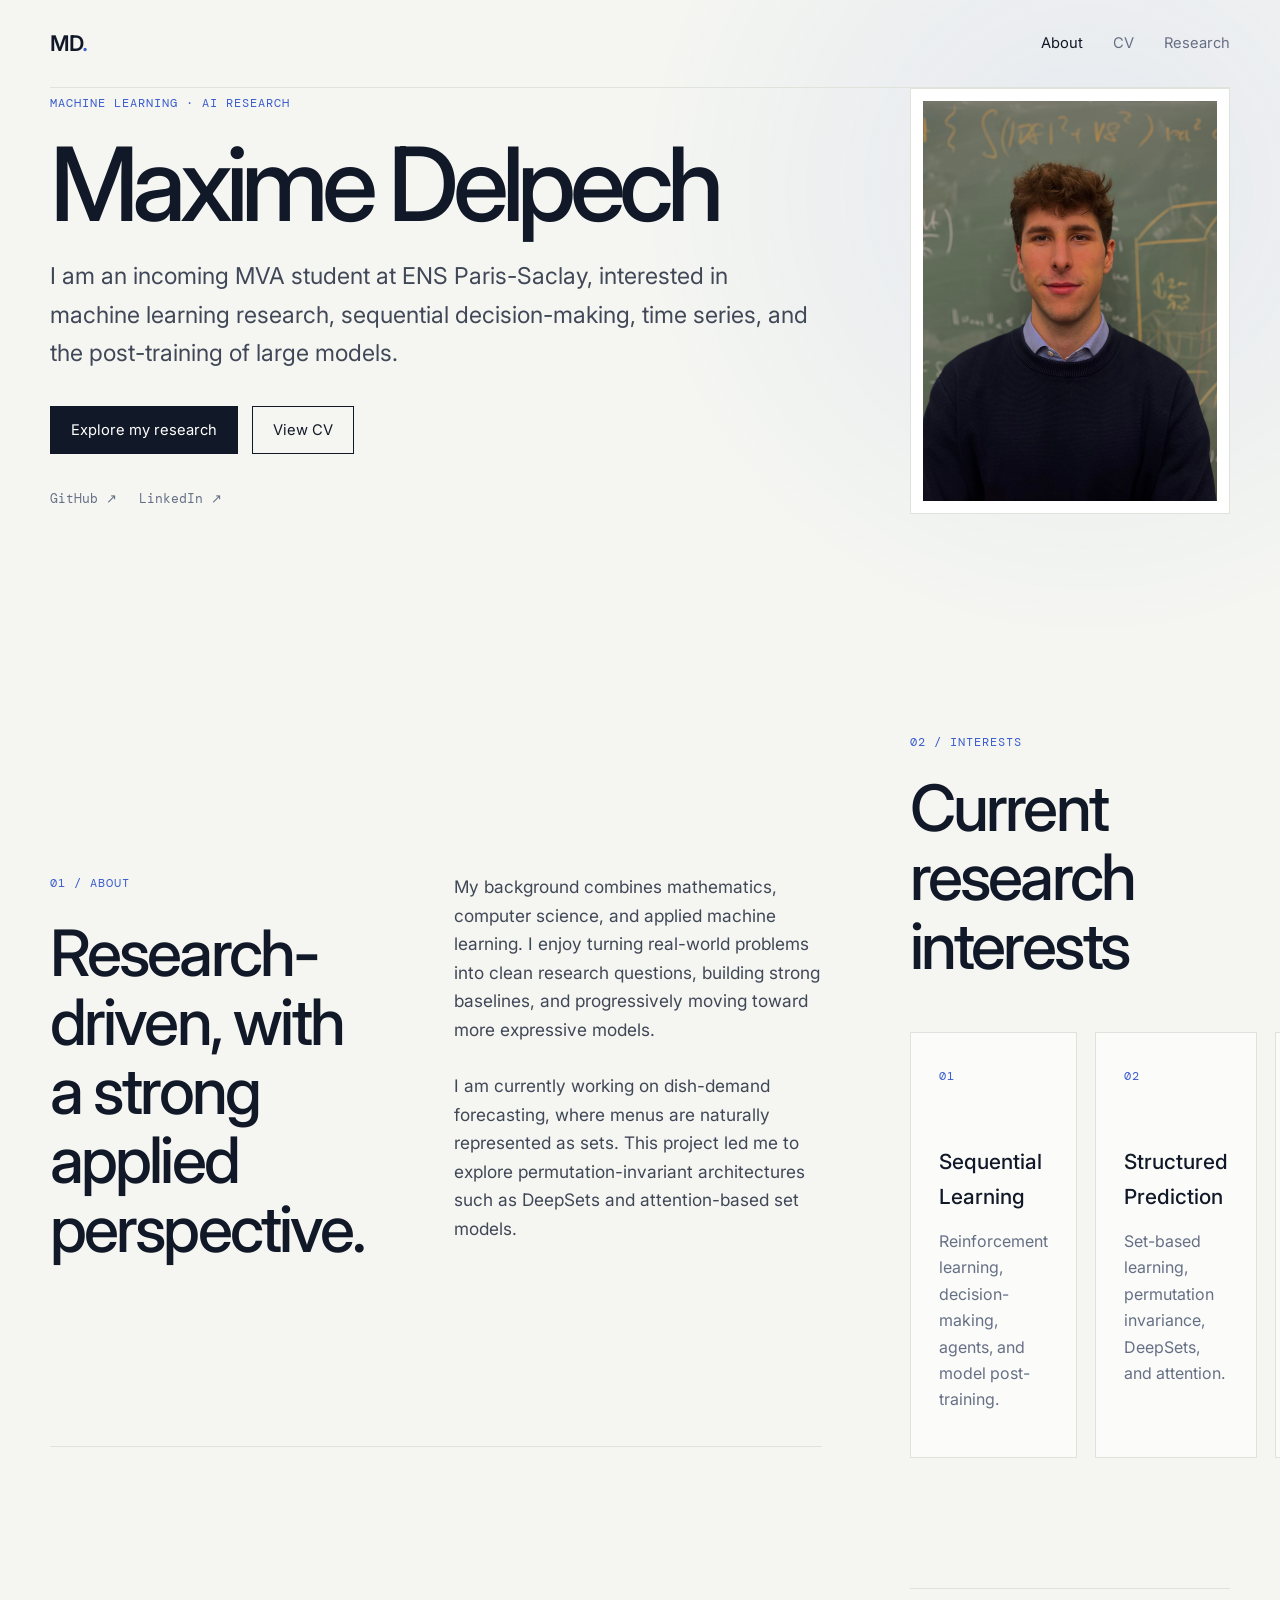
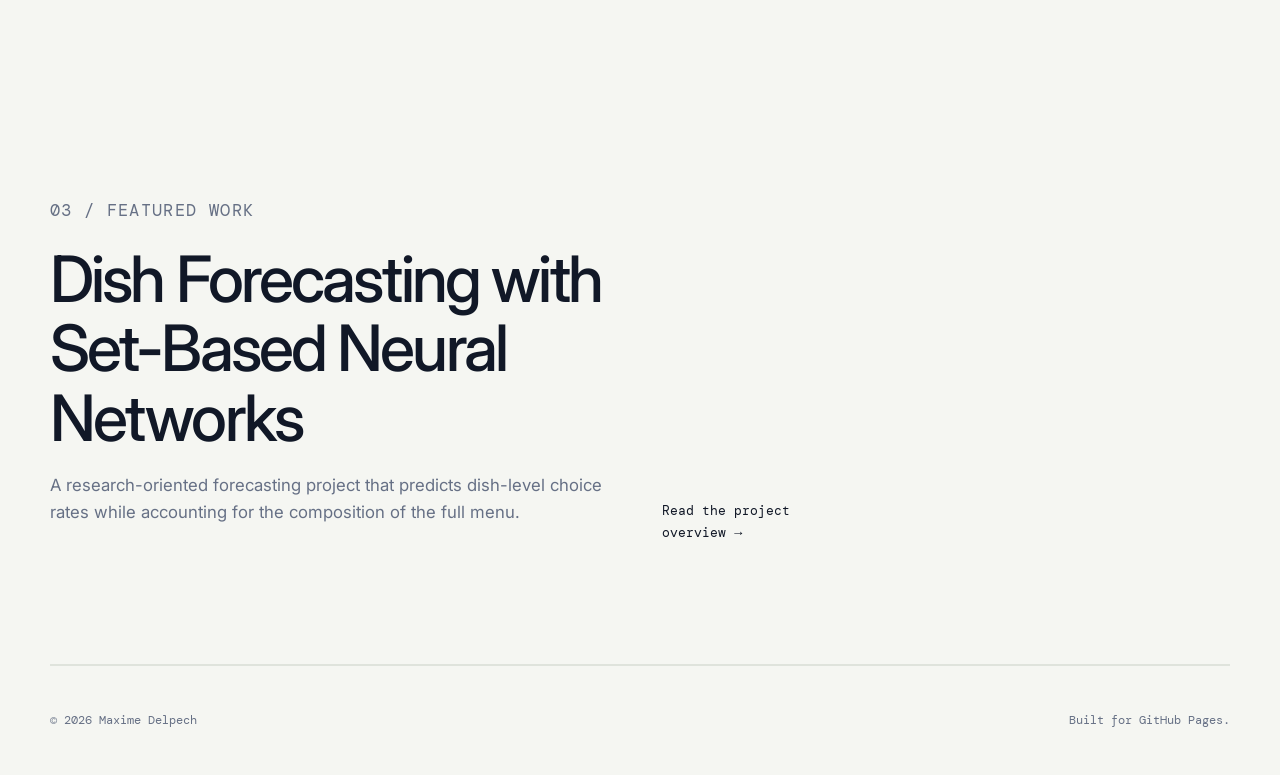
<file: index.html>
<!DOCTYPE html>
<html lang="en">
<head>
  <meta charset="UTF-8">
  <meta name="viewport" content="width=device-width, initial-scale=1.0">
  <meta name="description" content="Maxime Delpech — Machine Learning and AI Research portfolio.">
  <title>Maxime Delpech — AI Research</title>
  <link rel="preconnect" href="https://fonts.googleapis.com">
  <link rel="preconnect" href="https://fonts.gstatic.com" crossorigin>
  <link href="https://fonts.googleapis.com/css2?family=DM+Mono:wght@400;500&family=Inter:wght@400;500;600&display=swap" rel="stylesheet">
  <link rel="stylesheet" href="styles.css">
</head>
<body>
  <header class="site-header">
    <a class="brand" href="index.html">MD<span>.</span></a>
    <nav aria-label="Main navigation">
      <a class="active" href="index.html">About</a>
      <a href="cv.html">CV</a>
      <a href="research.html">Research</a>
    </nav>
  </header>

  <main>
    <section class="hero">
      <div class="hero-copy">
        <p class="eyebrow">MACHINE LEARNING · AI RESEARCH</p>
        <h1>Maxime Delpech</h1>
        <p class="lead">
          I am an incoming MVA student at ENS Paris-Saclay, interested in
          machine learning research, sequential decision-making, time series,
          and the post-training of large models.
        </p>
        <div class="hero-actions">
          <a class="button primary" href="research.html">Explore my research</a>
          <a class="button secondary" href="cv.html">View CV</a>
        </div>
        <div class="social-links">
          <a href="https://github.com/MDelpech" target="_blank" rel="noreferrer">GitHub ↗</a>
          <a href="https://www.linkedin.com/in/mdelpech/" target="_blank" rel="noreferrer">LinkedIn ↗</a>
        </div>
      </div>

      <div class="portrait-card">
        <img
          class="profile-photo"
          src="./assets/profile.jpg"
          alt="Portrait of Maxime Delpech"
        >
      </div>

    <section class="section-grid">
      <div>
        <p class="section-label">01 / ABOUT</p>
        <h2>Research-driven, with a strong applied perspective.</h2>
      </div>
      <div class="body-copy">
        <p>
          My background combines mathematics, computer science, and applied
          machine learning. I enjoy turning real-world problems into clean
          research questions, building strong baselines, and progressively
          moving toward more expressive models.
        </p>
        <p>
          I am currently working on dish-demand forecasting, where menus are
          naturally represented as sets. This project led me to explore
          permutation-invariant architectures such as DeepSets and attention-based
          set models.
        </p>
      </div>
    </section>

    <section class="cards-section">
      <div class="section-heading">
        <p class="section-label">02 / INTERESTS</p>
        <h2>Current research interests</h2>
      </div>
      <div class="cards three-columns">
        <article class="card">
          <span class="card-index">01</span>
          <h3>Sequential Learning</h3>
          <p>Reinforcement learning, decision-making, agents, and model post-training.</p>
        </article>
        <article class="card">
          <span class="card-index">02</span>
          <h3>Structured Prediction</h3>
          <p>Set-based learning, permutation invariance, DeepSets, and attention.</p>
        </article>
        <article class="card">
          <span class="card-index">03</span>
          <h3>Forecasting</h3>
          <p>Time series, demand forecasting, uncertainty, and data-centric ML.</p>
        </article>
      </div>
    </section>

    <section class="featured">
      <div>
        <p class="section-label">03 / FEATURED WORK</p>
        <h2>Dish Forecasting with Set-Based Neural Networks</h2>
        <p>
          A research-oriented forecasting project that predicts dish-level
          choice rates while accounting for the composition of the full menu.
        </p>
      </div>
      <a class="text-link" href="research.html">Read the project overview →</a>
    </section>
  </main>

  <footer>
    <p>© <span id="year"></span> Maxime Delpech</p>
    <p>Built for GitHub Pages.</p>
  </footer>

  <script src="script.js"></script>
</body>
</html>
</file>
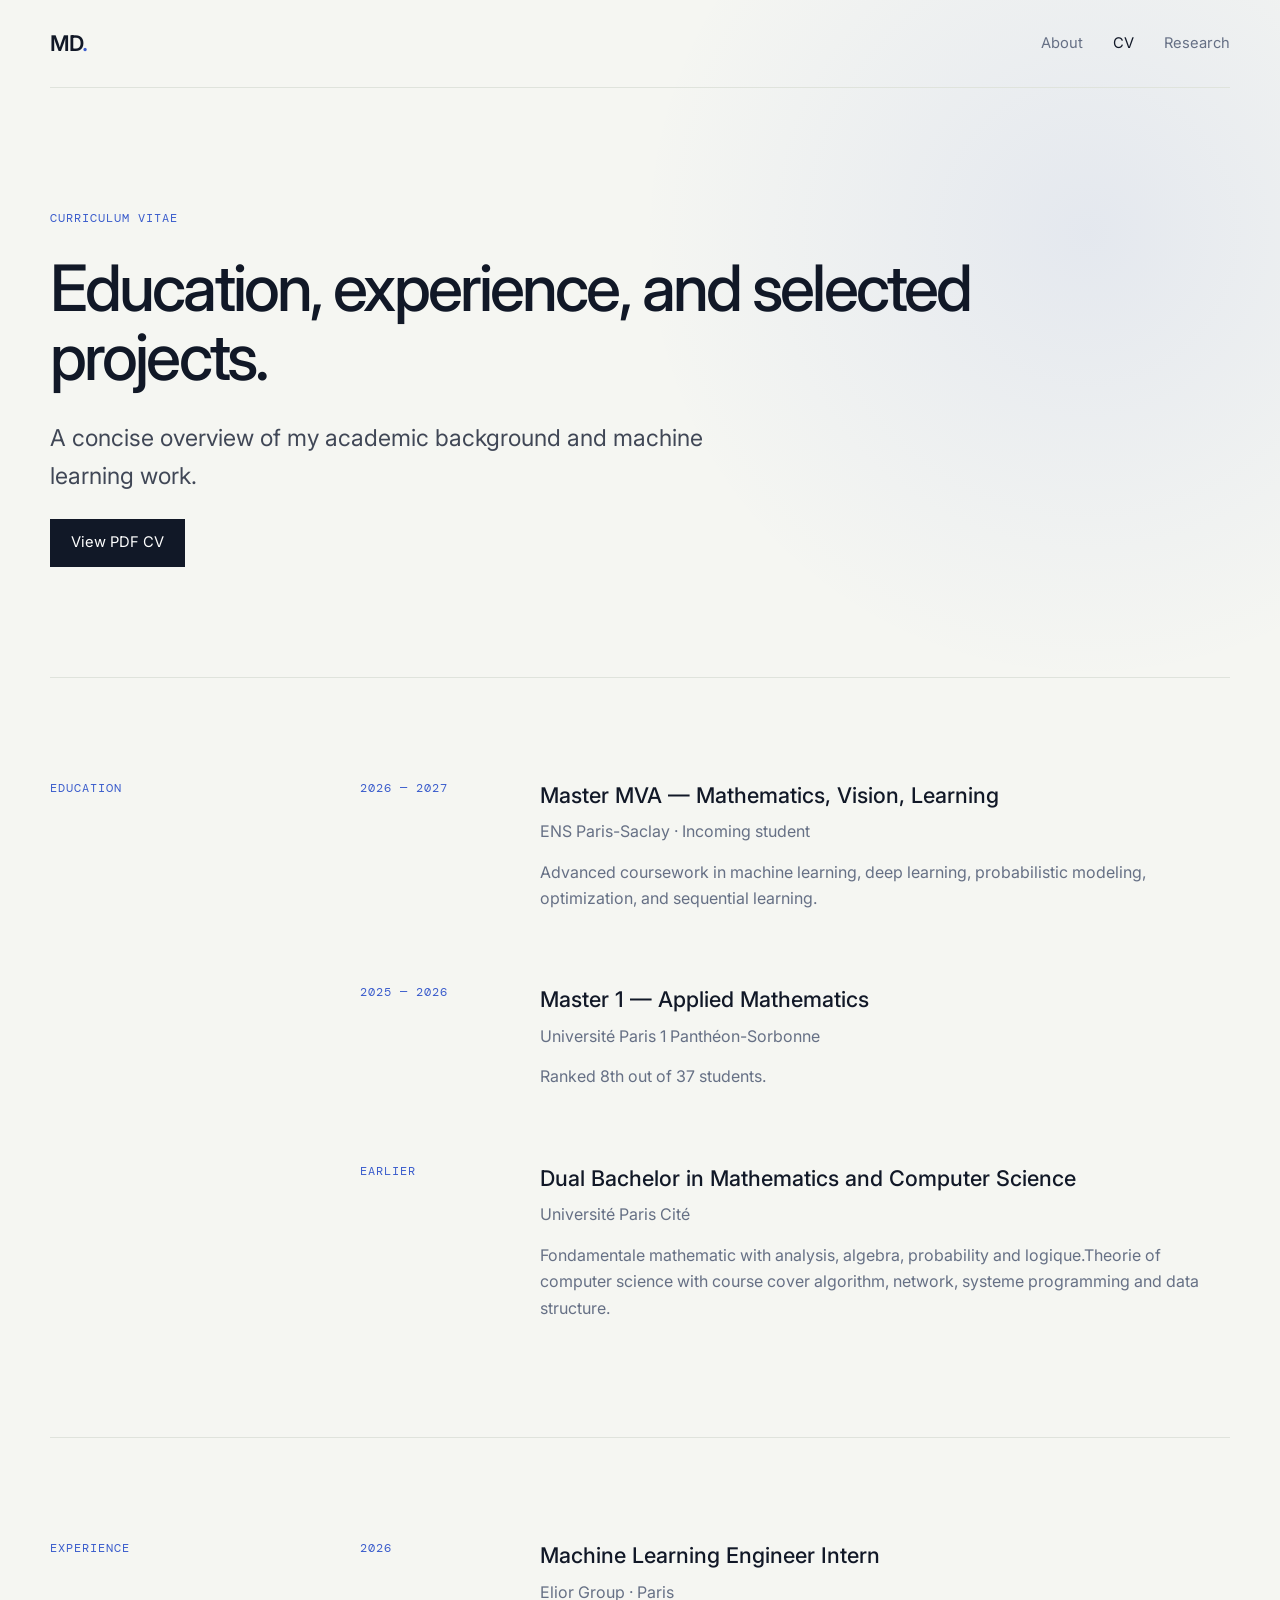
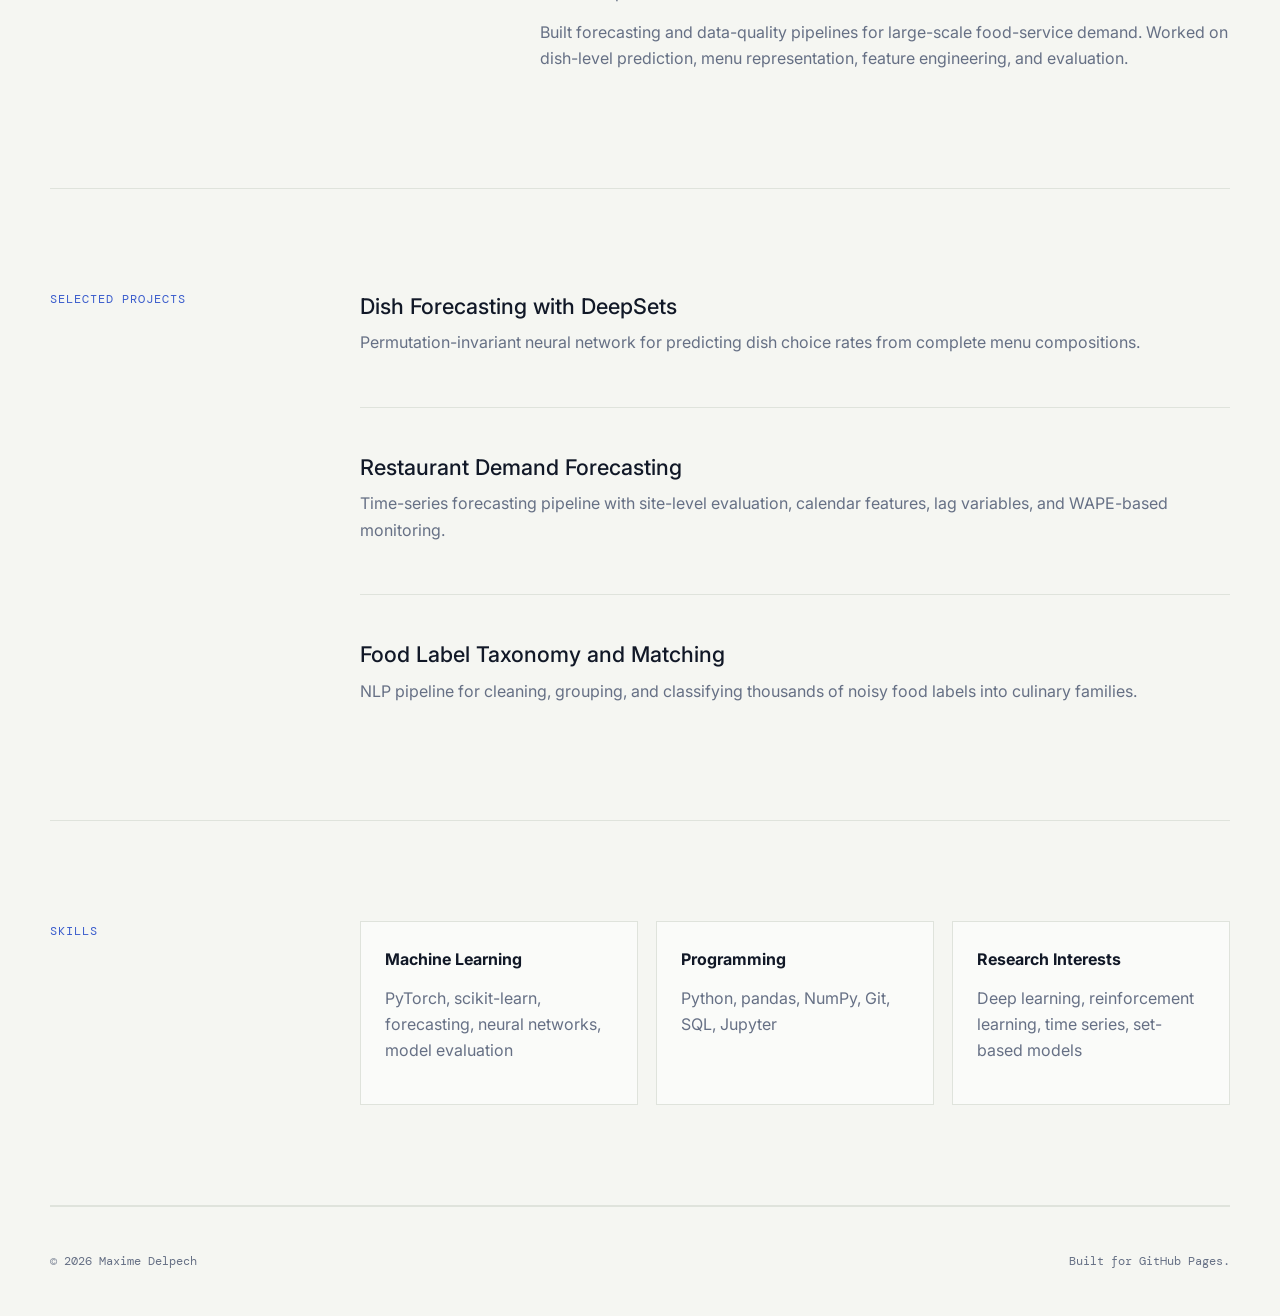
<file: cv.html>
<!DOCTYPE html>
<html lang="en">
<head>
  <meta charset="UTF-8">
  <meta name="viewport" content="width=device-width, initial-scale=1.0">
  <meta name="description" content="Curriculum vitae of Maxime Delpech.">
  <title>CV — Maxime Delpech</title>
  <link rel="preconnect" href="https://fonts.googleapis.com">
  <link rel="preconnect" href="https://fonts.gstatic.com" crossorigin>
  <link href="https://fonts.googleapis.com/css2?family=DM+Mono:wght@400;500&family=Inter:wght@400;500;600&display=swap" rel="stylesheet">
  <link rel="stylesheet" href="styles.css">
</head>
<body>
  <header class="site-header">
    <a class="brand" href="index.html">MD<span>.</span></a>
    <nav aria-label="Main navigation">
      <a href="index.html">About</a>
      <a class="active" href="cv.html">CV</a>
      <a href="research.html">Research</a>
    </nav>
  </header>

  <main>
    <section class="page-intro">
      <p class="eyebrow">CURRICULUM VITAE</p>
      <h1>Education, experience, and selected projects.</h1>
      <p class="lead narrow">
        A concise overview of my academic background and machine learning work.
      </p>
      <a
        class="button primary"
        href="./assets/cv.pdf?v=1"
        target="_blank"
        rel="noopener"
        >
        View PDF CV
      </a>
    </section>

    <section class="cv-section">
      <p class="section-label">EDUCATION</p>
      <div class="timeline">
        <article class="timeline-item">
          <div class="timeline-date">2026 — 2027</div>
          <div>
            <h2>Master MVA — Mathematics, Vision, Learning</h2>
            <p class="muted">ENS Paris-Saclay · Incoming student</p>
            <p>
              Advanced coursework in machine learning, deep learning,
              probabilistic modeling, optimization, and sequential learning.
            </p>
          </div>
        </article>
        <article class="timeline-item">
          <div class="timeline-date">2025 — 2026</div>
          <div>
            <h2>Master 1 — Applied Mathematics</h2>
            <p class="muted">Université Paris 1 Panthéon-Sorbonne</p>
            <p>Ranked 8th out of 37 students.</p>
          </div>
        </article>
        <article class="timeline-item">
          <div class="timeline-date">Earlier</div>
          <div>
            <h2>Dual Bachelor in Mathematics and Computer Science</h2>
            <p class="muted">Université Paris Cité</p>
            <p> Fondamentale mathematic with analysis, algebra, probability and logique.Theorie of computer science with course cover algorithm, network, systeme programming and data structure. </p>
          </div>
        </article>
      </div>
    </section>

    <section class="cv-section">
      <p class="section-label">EXPERIENCE</p>
      <div class="timeline">
        <article class="timeline-item">
          <div class="timeline-date">2026</div>
          <div>
            <h2>Machine Learning Engineer Intern</h2>
            <p class="muted">Elior Group · Paris</p>
            <p>
              Built forecasting and data-quality pipelines for large-scale
              food-service demand. Worked on dish-level prediction, menu
              representation, feature engineering, and evaluation.
            </p>
          </div>
        </article>
      </div>
    </section>

    <section class="cv-section">
      <p class="section-label">SELECTED PROJECTS</p>
      <div class="project-list">
        <article>
          <h2>Dish Forecasting with DeepSets</h2>
          <p>
            Permutation-invariant neural network for predicting dish choice
            rates from complete menu compositions.
          </p>
        </article>
        <article>
          <h2>Restaurant Demand Forecasting</h2>
          <p>
            Time-series forecasting pipeline with site-level evaluation,
            calendar features, lag variables, and WAPE-based monitoring.
          </p>
        </article>
        <article>
          <h2>Food Label Taxonomy and Matching</h2>
          <p>
            NLP pipeline for cleaning, grouping, and classifying thousands of
            noisy food labels into culinary families.
          </p>
        </article>
      </div>
    </section>

    <section class="cv-section">
      <p class="section-label">SKILLS</p>
      <div class="skill-grid">
        <div>
          <h3>Machine Learning</h3>
          <p>PyTorch, scikit-learn, forecasting, neural networks, model evaluation</p>
        </div>
        <div>
          <h3>Programming</h3>
          <p>Python, pandas, NumPy, Git, SQL, Jupyter</p>
        </div>
        <div>
          <h3>Research Interests</h3>
          <p>Deep learning, reinforcement learning, time series, set-based models</p>
        </div>
      </div>
    </section>
  </main>

  <footer>
    <p>© <span id="year"></span> Maxime Delpech</p>
    <p>Built for GitHub Pages.</p>
  </footer>

  <script src="script.js"></script>
</body>
</html>
</file>
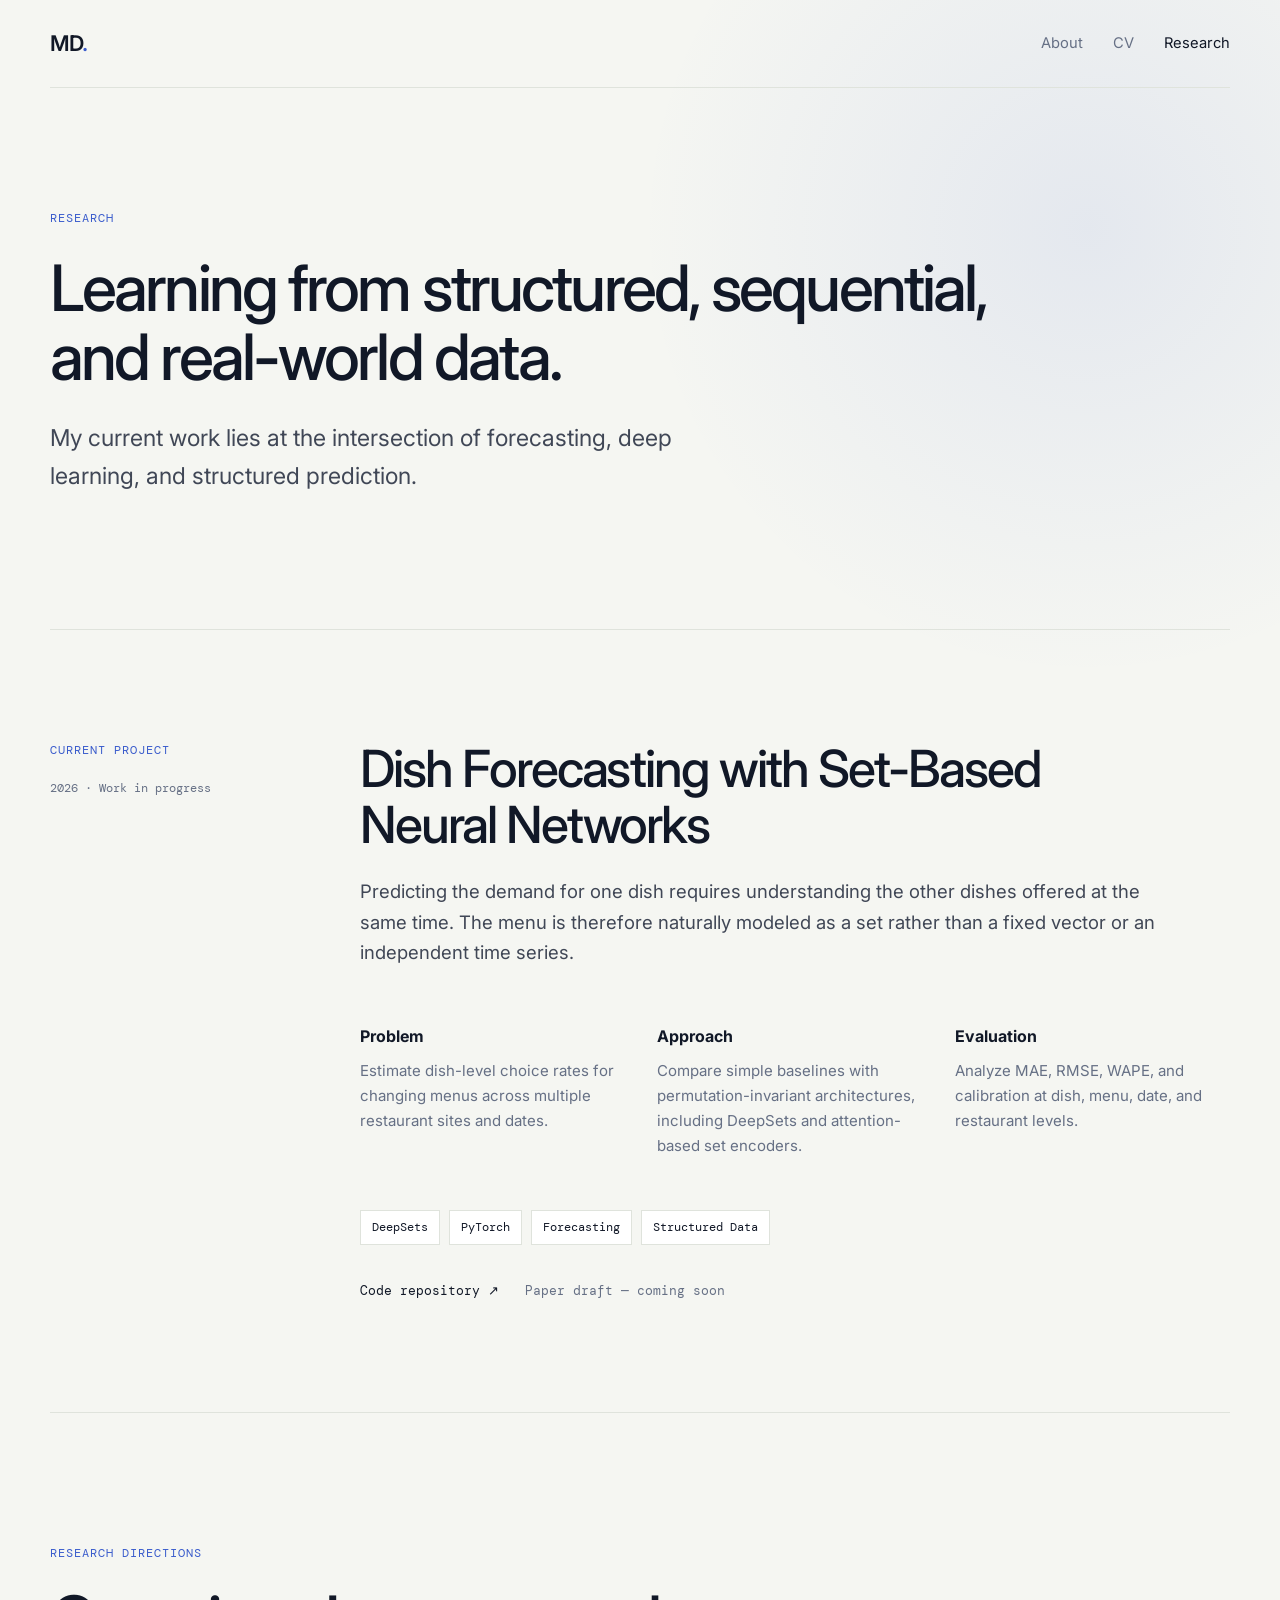
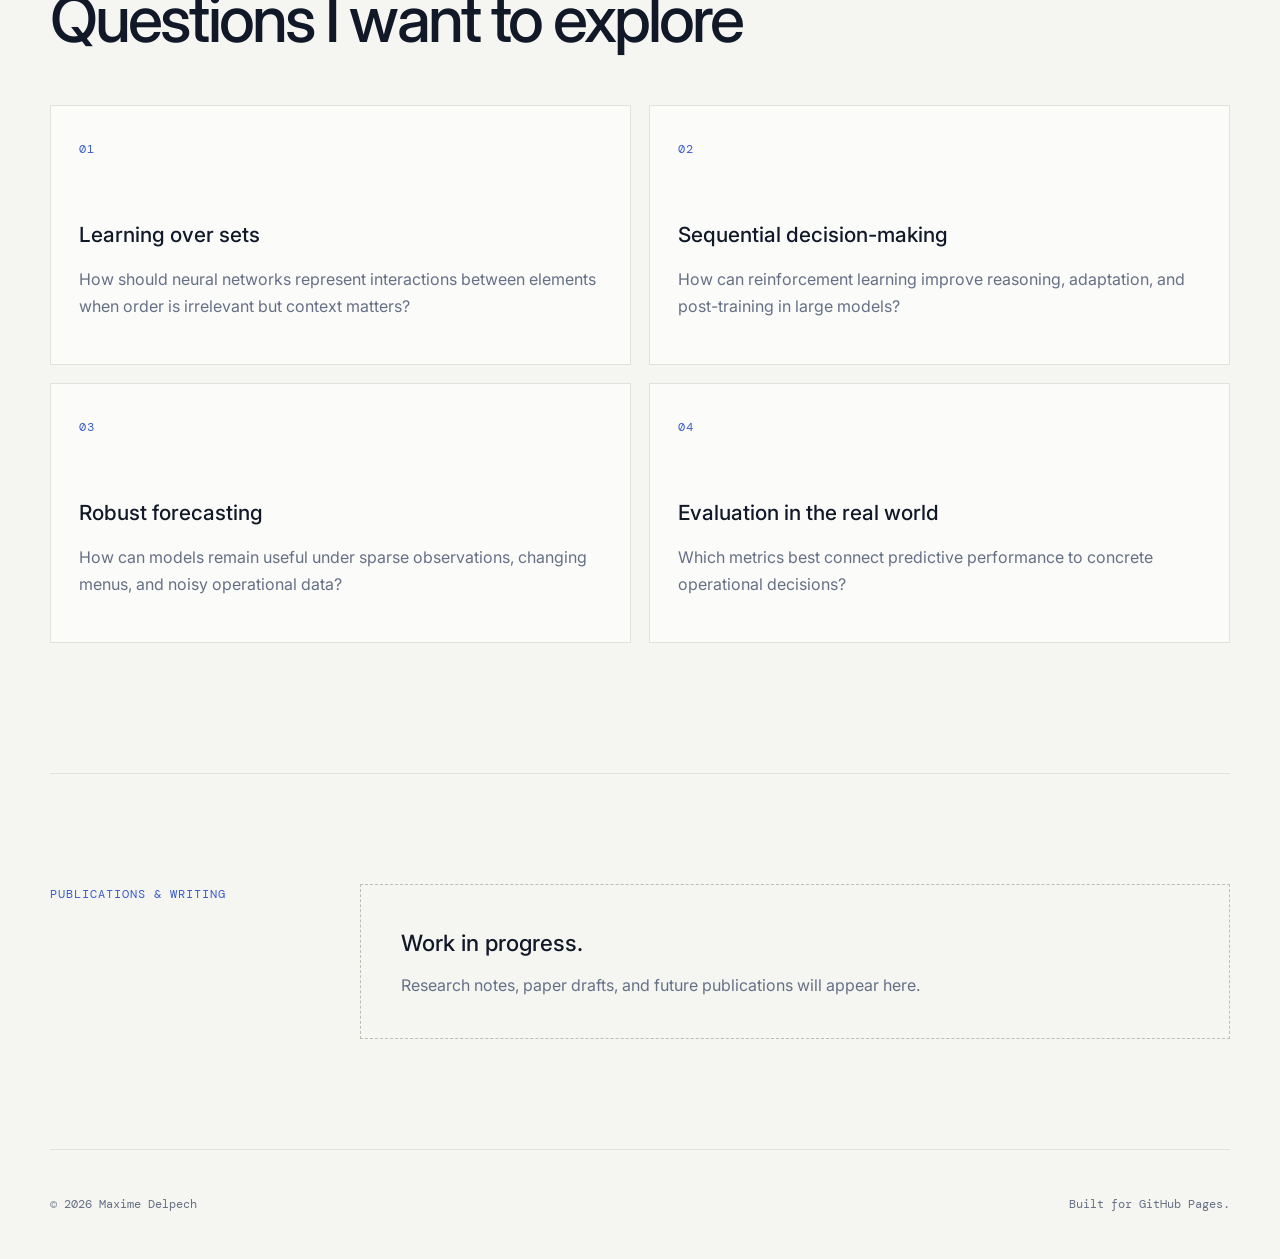
<file: research.html>
<!DOCTYPE html>
<html lang="en">
<head>
  <meta charset="UTF-8">
  <meta name="viewport" content="width=device-width, initial-scale=1.0">
  <meta name="description" content="Research projects and interests of Maxime Delpech.">
  <title>Research — Maxime Delpech</title>
  <link rel="preconnect" href="https://fonts.googleapis.com">
  <link rel="preconnect" href="https://fonts.gstatic.com" crossorigin>
  <link href="https://fonts.googleapis.com/css2?family=DM+Mono:wght@400;500&family=Inter:wght@400;500;600&display=swap" rel="stylesheet">
  <link rel="stylesheet" href="styles.css">
</head>
<body>
  <header class="site-header">
    <a class="brand" href="index.html">MD<span>.</span></a>
    <nav aria-label="Main navigation">
      <a href="index.html">About</a>
      <a href="cv.html">CV</a>
      <a class="active" href="research.html">Research</a>
    </nav>
  </header>

  <main>
    <section class="page-intro">
      <p class="eyebrow">RESEARCH</p>
      <h1>Learning from structured, sequential, and real-world data.</h1>
      <p class="lead narrow">
        My current work lies at the intersection of forecasting, deep learning,
        and structured prediction.
      </p>
    </section>

    <section class="research-project">
      <div class="research-meta">
        <p class="section-label">CURRENT PROJECT</p>
        <p>2026 · Work in progress</p>
      </div>
      <div class="research-content">
        <h2>Dish Forecasting with Set-Based Neural Networks</h2>
        <p class="project-summary">
          Predicting the demand for one dish requires understanding the other
          dishes offered at the same time. The menu is therefore naturally
          modeled as a set rather than a fixed vector or an independent time series.
        </p>

        <div class="research-details">
          <div>
            <h3>Problem</h3>
            <p>
              Estimate dish-level choice rates for changing menus across
              multiple restaurant sites and dates.
            </p>
          </div>
          <div>
            <h3>Approach</h3>
            <p>
              Compare simple baselines with permutation-invariant architectures,
              including DeepSets and attention-based set encoders.
            </p>
          </div>
          <div>
            <h3>Evaluation</h3>
            <p>
              Analyze MAE, RMSE, WAPE, and calibration at dish, menu, date, and
              restaurant levels.
            </p>
          </div>
        </div>

        <div class="tag-row">
          <span>DeepSets</span>
          <span>PyTorch</span>
          <span>Forecasting</span>
          <span>Structured Data</span>
        </div>

        <div class="project-links">
          <a href="https://github.com/YOUR_USERNAME/YOUR_REPOSITORY" target="_blank" rel="noreferrer">
            Code repository ↗
          </a>
          <a href="#" aria-disabled="true">Paper draft — coming soon</a>
        </div>
      </div>
    </section>

    <section class="cards-section">
      <div class="section-heading">
        <p class="section-label">RESEARCH DIRECTIONS</p>
        <h2>Questions I want to explore</h2>
      </div>
      <div class="cards two-columns">
        <article class="card">
          <span class="card-index">01</span>
          <h3>Learning over sets</h3>
          <p>
            How should neural networks represent interactions between elements
            when order is irrelevant but context matters?
          </p>
        </article>
        <article class="card">
          <span class="card-index">02</span>
          <h3>Sequential decision-making</h3>
          <p>
            How can reinforcement learning improve reasoning, adaptation, and
            post-training in large models?
          </p>
        </article>
        <article class="card">
          <span class="card-index">03</span>
          <h3>Robust forecasting</h3>
          <p>
            How can models remain useful under sparse observations, changing
            menus, and noisy operational data?
          </p>
        </article>
        <article class="card">
          <span class="card-index">04</span>
          <h3>Evaluation in the real world</h3>
          <p>
            Which metrics best connect predictive performance to concrete
            operational decisions?
          </p>
        </article>
      </div>
    </section>

    <section class="publication-section">
      <p class="section-label">PUBLICATIONS & WRITING</p>
      <div class="empty-state">
        <h2>Work in progress.</h2>
        <p>
          Research notes, paper drafts, and future publications will appear here.
        </p>
      </div>
    </section>
  </main>

  <footer>
    <p>© <span id="year"></span> Maxime Delpech</p>
    <p>Built for GitHub Pages.</p>
  </footer>

  <script src="script.js"></script>
</body>
</html>
</file>
<file: styles.css>
:root {
  --bg: #f5f6f2;
  --surface: #ffffff;
  --text: #111827;
  --muted: #667085;
  --line: #dfe3dc;
  --accent: #3a5ccc;
  --accent-soft: #e9edff;
  --max-width: 1180px;
}

* {
  box-sizing: border-box;
}

html {
  scroll-behavior: smooth;
}

body {
  margin: 0;
  background:
    radial-gradient(circle at 85% 8%, rgba(58, 92, 204, 0.09), transparent 28rem),
    var(--bg);
  color: var(--text);
  font-family: "Inter", sans-serif;
  line-height: 1.65;
}

a {
  color: inherit;
  text-decoration: none;
}

.site-header {
  width: min(calc(100% - 40px), var(--max-width));
  margin: 0 auto;
  min-height: 88px;
  display: flex;
  align-items: center;
  justify-content: space-between;
  border-bottom: 1px solid var(--line);
}

.brand {
  font-size: 1.35rem;
  font-weight: 600;
  letter-spacing: -0.05em;
}

.brand span {
  color: var(--accent);
}

nav {
  display: flex;
  gap: 30px;
}

nav a {
  color: var(--muted);
  font-size: 0.92rem;
}

nav a:hover,
nav a.active {
  color: var(--text);
}

main {
  width: min(calc(100% - 40px), var(--max-width));
  margin: 0 auto;
}

.hero {
  min-height: 720px;
  display: grid;
  grid-template-columns: 1.45fr 0.75fr;
  align-items: center;
  gap: 88px;
  border-bottom: 1px solid var(--line);
}

.eyebrow,
.section-label,
.timeline-date,
.card-index {
  margin: 0;
  font-family: "DM Mono", monospace;
  font-size: 0.78rem;
  letter-spacing: 0.08em;
  text-transform: uppercase;
  color: var(--accent);
}

h1,
h2,
h3,
p {
  margin-top: 0;
}

h1 {
  margin-bottom: 24px;
  font-size: clamp(3.8rem, 8vw, 7.4rem);
  line-height: 0.96;
  letter-spacing: -0.065em;
  font-weight: 500;
}

.hero .eyebrow {
  margin-bottom: 22px;
}

.lead {
  max-width: 760px;
  color: #404756;
  font-size: clamp(1.15rem, 2vw, 1.45rem);
  line-height: 1.65;
}

.lead.narrow {
  max-width: 680px;
}

.hero-actions {
  display: flex;
  gap: 14px;
  margin-top: 34px;
  flex-wrap: wrap;
}

.button {
  display: inline-flex;
  align-items: center;
  justify-content: center;
  min-height: 48px;
  padding: 0 20px;
  border: 1px solid var(--text);
  font-size: 0.92rem;
  transition: 160ms ease;
}

.button.primary {
  background: var(--text);
  color: white;
}

.button.primary:hover {
  background: var(--accent);
  border-color: var(--accent);
}

.button.secondary:hover {
  background: var(--surface);
}

.social-links {
  display: flex;
  gap: 22px;
  margin-top: 34px;
  flex-wrap: wrap;
  color: var(--muted);
  font-family: "DM Mono", monospace;
  font-size: 0.8rem;
}

.social-links a:hover,
.text-link:hover,
.project-links a:hover {
  color: var(--accent);
}

.portrait-card {
  background: var(--surface);
  border: 1px solid var(--line);
  padding: 16px;
}

.portrait-placeholder {
  aspect-ratio: 4 / 5;
  display: grid;
  place-items: center;
  background:
    linear-gradient(145deg, rgba(58, 92, 204, 0.13), rgba(255, 255, 255, 0.2)),
    repeating-linear-gradient(
      0deg,
      transparent,
      transparent 23px,
      rgba(58, 92, 204, 0.06) 24px
    );
}

.portrait-placeholder span {
  font-family: "DM Mono", monospace;
  font-size: clamp(3rem, 7vw, 5rem);
  color: var(--accent);
}

.portrait-card p {
  margin: 13px 0 0;
  color: var(--muted);
  font-size: 0.78rem;
  text-align: center;
}

.section-grid {
  display: grid;
  grid-template-columns: 0.9fr 1.1fr;
  gap: 90px;
  padding: 130px 0;
  border-bottom: 1px solid var(--line);
}

.section-grid h2,
.section-heading h2,
.featured h2,
.page-intro h1 {
  font-size: clamp(2.2rem, 5vw, 4.4rem);
  line-height: 1.08;
  letter-spacing: -0.045em;
  font-weight: 500;
}

.section-grid h2 {
  margin-top: 24px;
}

.body-copy {
  color: #404756;
  font-size: 1.08rem;
}

.body-copy p + p {
  margin-top: 28px;
}

.cards-section {
  padding: 130px 0;
  border-bottom: 1px solid var(--line);
}

.section-heading {
  margin-bottom: 52px;
}

.section-heading h2 {
  margin-top: 20px;
  margin-bottom: 0;
}

.cards {
  display: grid;
  gap: 18px;
}

.three-columns {
  grid-template-columns: repeat(3, 1fr);
}

.two-columns {
  grid-template-columns: repeat(2, 1fr);
}

.card {
  min-height: 260px;
  padding: 28px;
  border: 1px solid var(--line);
  background: rgba(255, 255, 255, 0.63);
  transition: transform 160ms ease, border-color 160ms ease;
}

.card:hover {
  transform: translateY(-3px);
  border-color: #b7c2e9;
}

.card h3 {
  margin: 58px 0 14px;
  font-size: 1.3rem;
  font-weight: 500;
}

.card p {
  color: var(--muted);
}

.featured {
  display: flex;
  align-items: end;
  justify-content: space-between;
  gap: 50px;
  padding: 120px 0;
}

.featured h2 {
  max-width: 760px;
  margin: 20px 0;
}

.featured p {
  max-width: 690px;
  color: var(--muted);
  font-size: 1.05rem;
}

.text-link,
.project-links a {
  font-family: "DM Mono", monospace;
  font-size: 0.84rem;
}

footer {
  width: min(calc(100% - 40px), var(--max-width));
  margin: 0 auto;
  min-height: 110px;
  display: flex;
  justify-content: space-between;
  align-items: center;
  border-top: 1px solid var(--line);
  color: var(--muted);
  font-family: "DM Mono", monospace;
  font-size: 0.76rem;
}

footer p {
  margin: 0;
}

.page-intro {
  padding: 120px 0 110px;
  border-bottom: 1px solid var(--line);
}

.page-intro h1 {
  max-width: 980px;
  margin: 24px 0 28px;
}

.small-note {
  color: var(--muted);
  margin-top: 14px;
  font-size: 0.78rem;
}

code {
  background: var(--accent-soft);
  padding: 2px 6px;
  border-radius: 3px;
}

.cv-section {
  display: grid;
  grid-template-columns: 240px 1fr;
  gap: 70px;
  padding: 100px 0;
  border-bottom: 1px solid var(--line);
}

.timeline {
  display: grid;
  gap: 55px;
}

.timeline-item {
  display: grid;
  grid-template-columns: 150px 1fr;
  gap: 30px;
}

.timeline-item h2,
.project-list h2 {
  margin-bottom: 5px;
  font-size: 1.35rem;
  font-weight: 500;
}

.timeline-item p,
.project-list p,
.skill-grid p {
  color: var(--muted);
}

.muted {
  color: var(--muted);
  margin-bottom: 14px;
}

.project-list {
  display: grid;
  gap: 42px;
}

.project-list article {
  padding-bottom: 35px;
  border-bottom: 1px solid var(--line);
}

.project-list article:last-child {
  padding-bottom: 0;
  border-bottom: 0;
}

.skill-grid {
  display: grid;
  grid-template-columns: repeat(3, 1fr);
  gap: 18px;
}

.skill-grid > div {
  padding: 24px;
  border: 1px solid var(--line);
  background: rgba(255,255,255,0.55);
}

.skill-grid h3 {
  font-size: 1rem;
  margin-bottom: 12px;
}

.research-project {
  display: grid;
  grid-template-columns: 240px 1fr;
  gap: 70px;
  padding: 110px 0;
  border-bottom: 1px solid var(--line);
}

.research-meta p + p {
  margin-top: 18px;
  color: var(--muted);
  font-family: "DM Mono", monospace;
  font-size: 0.76rem;
}

.research-content h2 {
  max-width: 800px;
  margin-bottom: 24px;
  font-size: clamp(2.2rem, 4vw, 3.7rem);
  line-height: 1.1;
  letter-spacing: -0.04em;
  font-weight: 500;
}

.project-summary {
  max-width: 800px;
  color: #404756;
  font-size: 1.16rem;
}

.research-details {
  display: grid;
  grid-template-columns: repeat(3, 1fr);
  gap: 22px;
  margin: 55px 0 36px;
}

.research-details h3 {
  margin-bottom: 10px;
  font-size: 1rem;
}

.research-details p {
  color: var(--muted);
  font-size: 0.94rem;
}

.tag-row {
  display: flex;
  gap: 9px;
  flex-wrap: wrap;
}

.tag-row span {
  padding: 7px 11px;
  border: 1px solid var(--line);
  background: var(--surface);
  font-family: "DM Mono", monospace;
  font-size: 0.72rem;
}

.project-links {
  display: flex;
  gap: 26px;
  margin-top: 35px;
  flex-wrap: wrap;
}

.project-links a[aria-disabled="true"] {
  color: var(--muted);
  pointer-events: none;
}

.publication-section {
  display: grid;
  grid-template-columns: 240px 1fr;
  gap: 70px;
  padding: 110px 0;
}

.empty-state {
  padding: 40px;
  border: 1px dashed #b8c0b5;
}

.empty-state h2 {
  margin-bottom: 10px;
  font-size: 1.4rem;
  font-weight: 500;
}

.empty-state p {
  margin: 0;
  color: var(--muted);
}

@media (max-width: 900px) {
  .hero,
  .section-grid,
  .cv-section,
  .research-project,
  .publication-section {
    grid-template-columns: 1fr;
    gap: 50px;
  }

  .hero {
    padding: 100px 0;
  }

  .portrait-card {
    max-width: 500px;
  }

  .three-columns,
  .research-details,
  .skill-grid {
    grid-template-columns: 1fr;
  }

  .two-columns {
    grid-template-columns: 1fr;
  }

  .timeline-item {
    grid-template-columns: 1fr;
    gap: 10px;
  }

  .featured {
    align-items: flex-start;
    flex-direction: column;
  }
}

@media (max-width: 620px) {
  .site-header {
    min-height: 74px;
  }

  nav {
    gap: 16px;
  }

  nav a {
    font-size: 0.82rem;
  }

  h1 {
    font-size: 3.6rem;
  }

  .hero {
    min-height: auto;
    padding: 80px 0;
  }

  .section-grid,
  .cards-section,
  .cv-section,
  .research-project,
  .publication-section {
    padding: 80px 0;
  }

  .page-intro {
    padding: 80px 0;
  }

  footer {
    padding: 28px 0;
    flex-direction: column;
    align-items: flex-start;
    gap: 8px;
  }

}

  /* Desktop */
.hero {
  grid-template-columns: minmax(0, 1fr) 320px;
}

.portrait-card {
  width: 320px;
  max-width: 100%;
  padding: 12px;
  justify-self: end;
  align-self: center;
  background: white;
  border: 1px solid var(--line);
}

.profile-photo {
  width: 100%;
  height: 400px;
  display: block;
  object-fit: cover;
  object-position: center;
}

/* Mobile */
@media (max-width: 900px) {
  .hero {
    grid-template-columns: 1fr;
  }

  .portrait-card {
    justify-self: start;
  }
}
</file>
